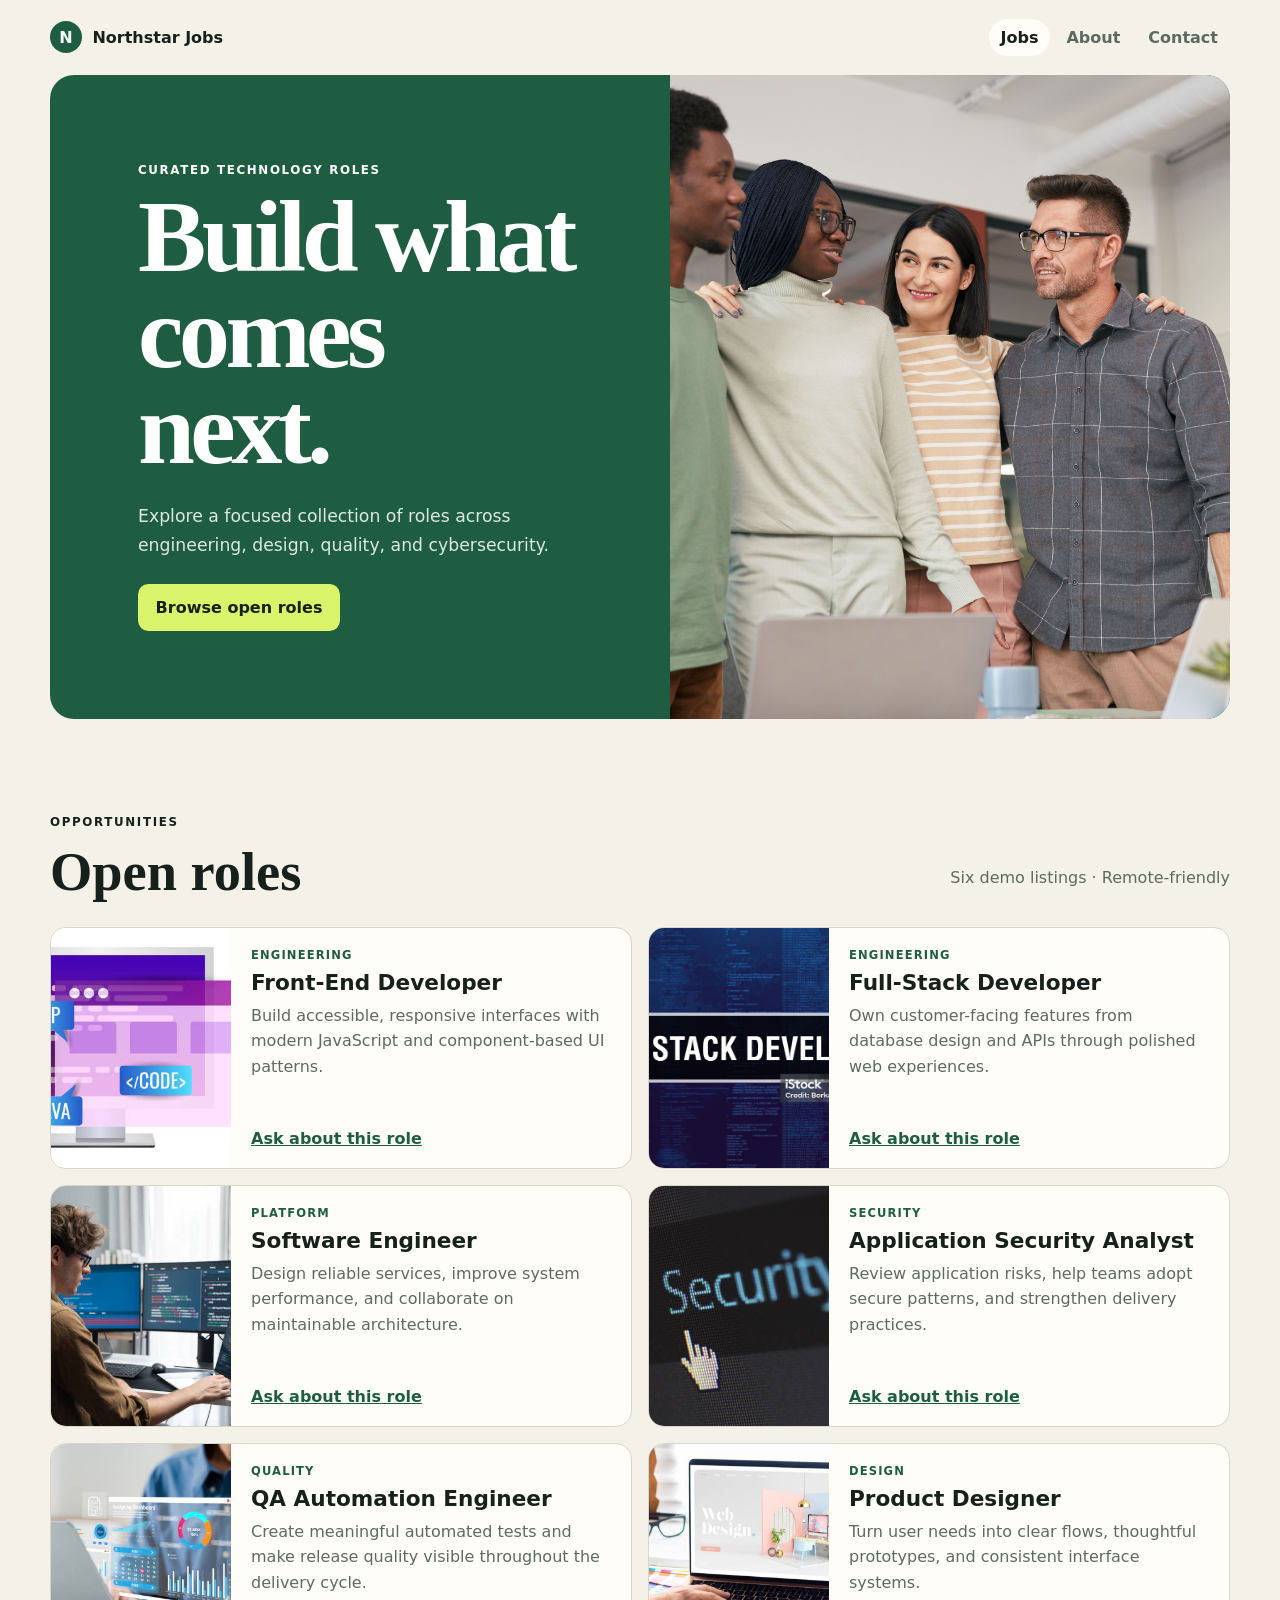
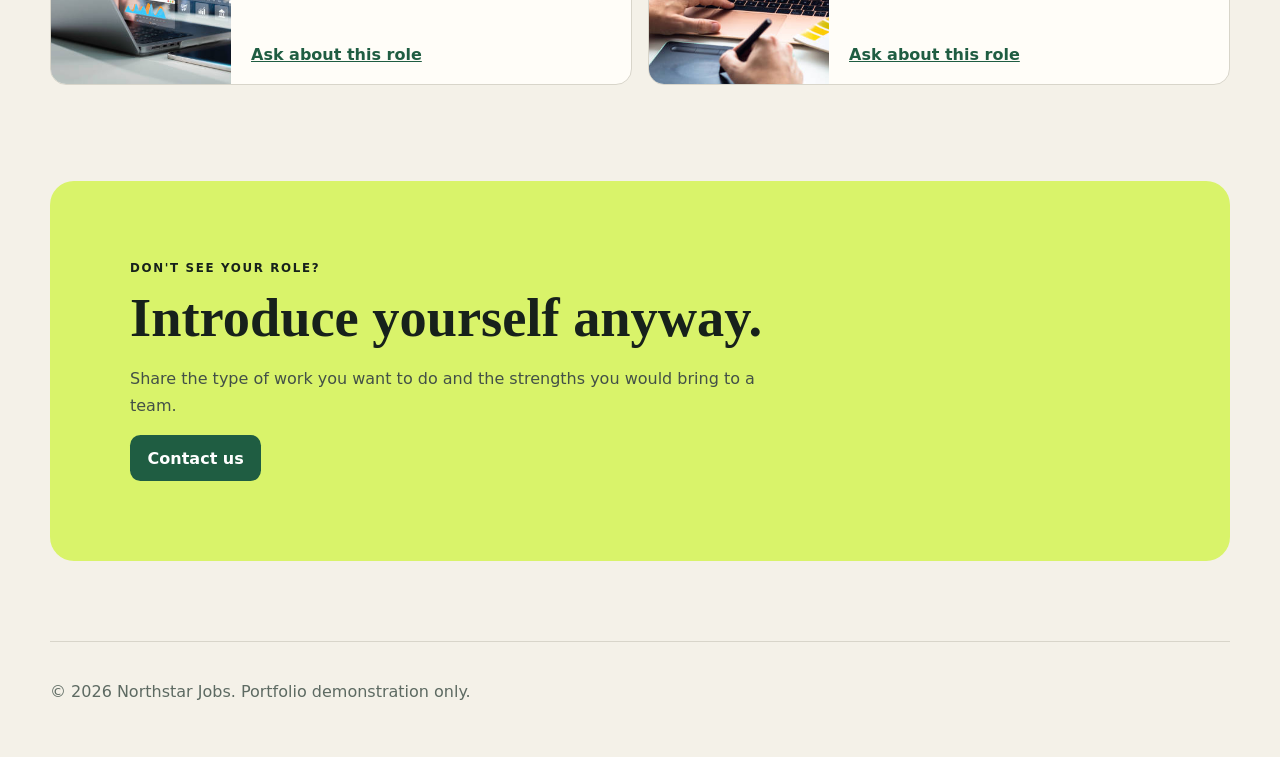
<file: index.html>
<!doctype html>
<html lang="en">
<head>
  <meta charset="utf-8">
  <meta name="viewport" content="width=device-width, initial-scale=1">
  <meta name="description" content="Northstar Jobs is a front-end job portal demo for discovering technology roles.">
  <title>Northstar Jobs — Find your next role</title>
  <link rel="icon" href="favicon.svg" type="image/svg+xml">
  <link rel="stylesheet" href="style.css">
  <script src="script.js" defer></script>
</head>
<body>
  <header class="site-header">
    <a class="brand" href="index.html" aria-label="Northstar Jobs home">
      <span class="brand-mark" aria-hidden="true">N</span>
      <span>Northstar Jobs</span>
    </a>
    <nav aria-label="Primary navigation">
      <a class="active" href="index.html" aria-current="page">Jobs</a>
      <a href="about.html">About</a>
      <a href="contact.html">Contact</a>
    </nav>
  </header>

  <main>
    <section class="hero">
      <div class="hero-copy">
        <p class="eyebrow">CURATED TECHNOLOGY ROLES</p>
        <h1>Build what comes next.</h1>
        <p>Explore a focused collection of roles across engineering, design, quality, and cybersecurity.</p>
        <a class="button" href="#open-roles">Browse open roles</a>
      </div>
      <img src="images/employees.jpg" alt="Colleagues collaborating around a table">
    </section>

    <section class="jobs-section" id="open-roles" aria-labelledby="open-roles-heading">
      <div class="section-heading">
        <div>
          <p class="eyebrow">OPPORTUNITIES</p>
          <h2 id="open-roles-heading">Open roles</h2>
        </div>
        <p>Six demo listings · Remote-friendly</p>
      </div>

      <div class="job-grid">
        <article class="job-card">
          <img src="images/frontEndDev.jpg" alt="">
          <div><span>Engineering</span><h3>Front-End Developer</h3><p>Build accessible, responsive interfaces with modern JavaScript and component-based UI patterns.</p><a href="contact.html?role=Front-End%20Developer">Ask about this role</a></div>
        </article>
        <article class="job-card">
          <img src="images/fullStackDev.jpg" alt="">
          <div><span>Engineering</span><h3>Full-Stack Developer</h3><p>Own customer-facing features from database design and APIs through polished web experiences.</p><a href="contact.html?role=Full-Stack%20Developer">Ask about this role</a></div>
        </article>
        <article class="job-card">
          <img src="images/softwareEngineer.jpg" alt="">
          <div><span>Platform</span><h3>Software Engineer</h3><p>Design reliable services, improve system performance, and collaborate on maintainable architecture.</p><a href="contact.html?role=Software%20Engineer">Ask about this role</a></div>
        </article>
        <article class="job-card">
          <img src="images/softwareSecurity.jpg" alt="">
          <div><span>Security</span><h3>Application Security Analyst</h3><p>Review application risks, help teams adopt secure patterns, and strengthen delivery practices.</p><a href="contact.html?role=Application%20Security%20Analyst">Ask about this role</a></div>
        </article>
        <article class="job-card">
          <img src="images/softwareTesting.jpg" alt="">
          <div><span>Quality</span><h3>QA Automation Engineer</h3><p>Create meaningful automated tests and make release quality visible throughout the delivery cycle.</p><a href="contact.html?role=QA%20Automation%20Engineer">Ask about this role</a></div>
        </article>
        <article class="job-card">
          <img src="images/webDesign.jpg" alt="">
          <div><span>Design</span><h3>Product Designer</h3><p>Turn user needs into clear flows, thoughtful prototypes, and consistent interface systems.</p><a href="contact.html?role=Product%20Designer">Ask about this role</a></div>
        </article>
      </div>
    </section>

    <section class="callout">
      <p class="eyebrow">DON'T SEE YOUR ROLE?</p>
      <h2>Introduce yourself anyway.</h2>
      <p>Share the type of work you want to do and the strengths you would bring to a team.</p>
      <a class="button secondary" href="contact.html">Contact us</a>
    </section>
  </main>

  <footer>
    <p>© <span data-current-year></span> Northstar Jobs. Portfolio demonstration only.</p>
  </footer>
</body>
</html>
</file>
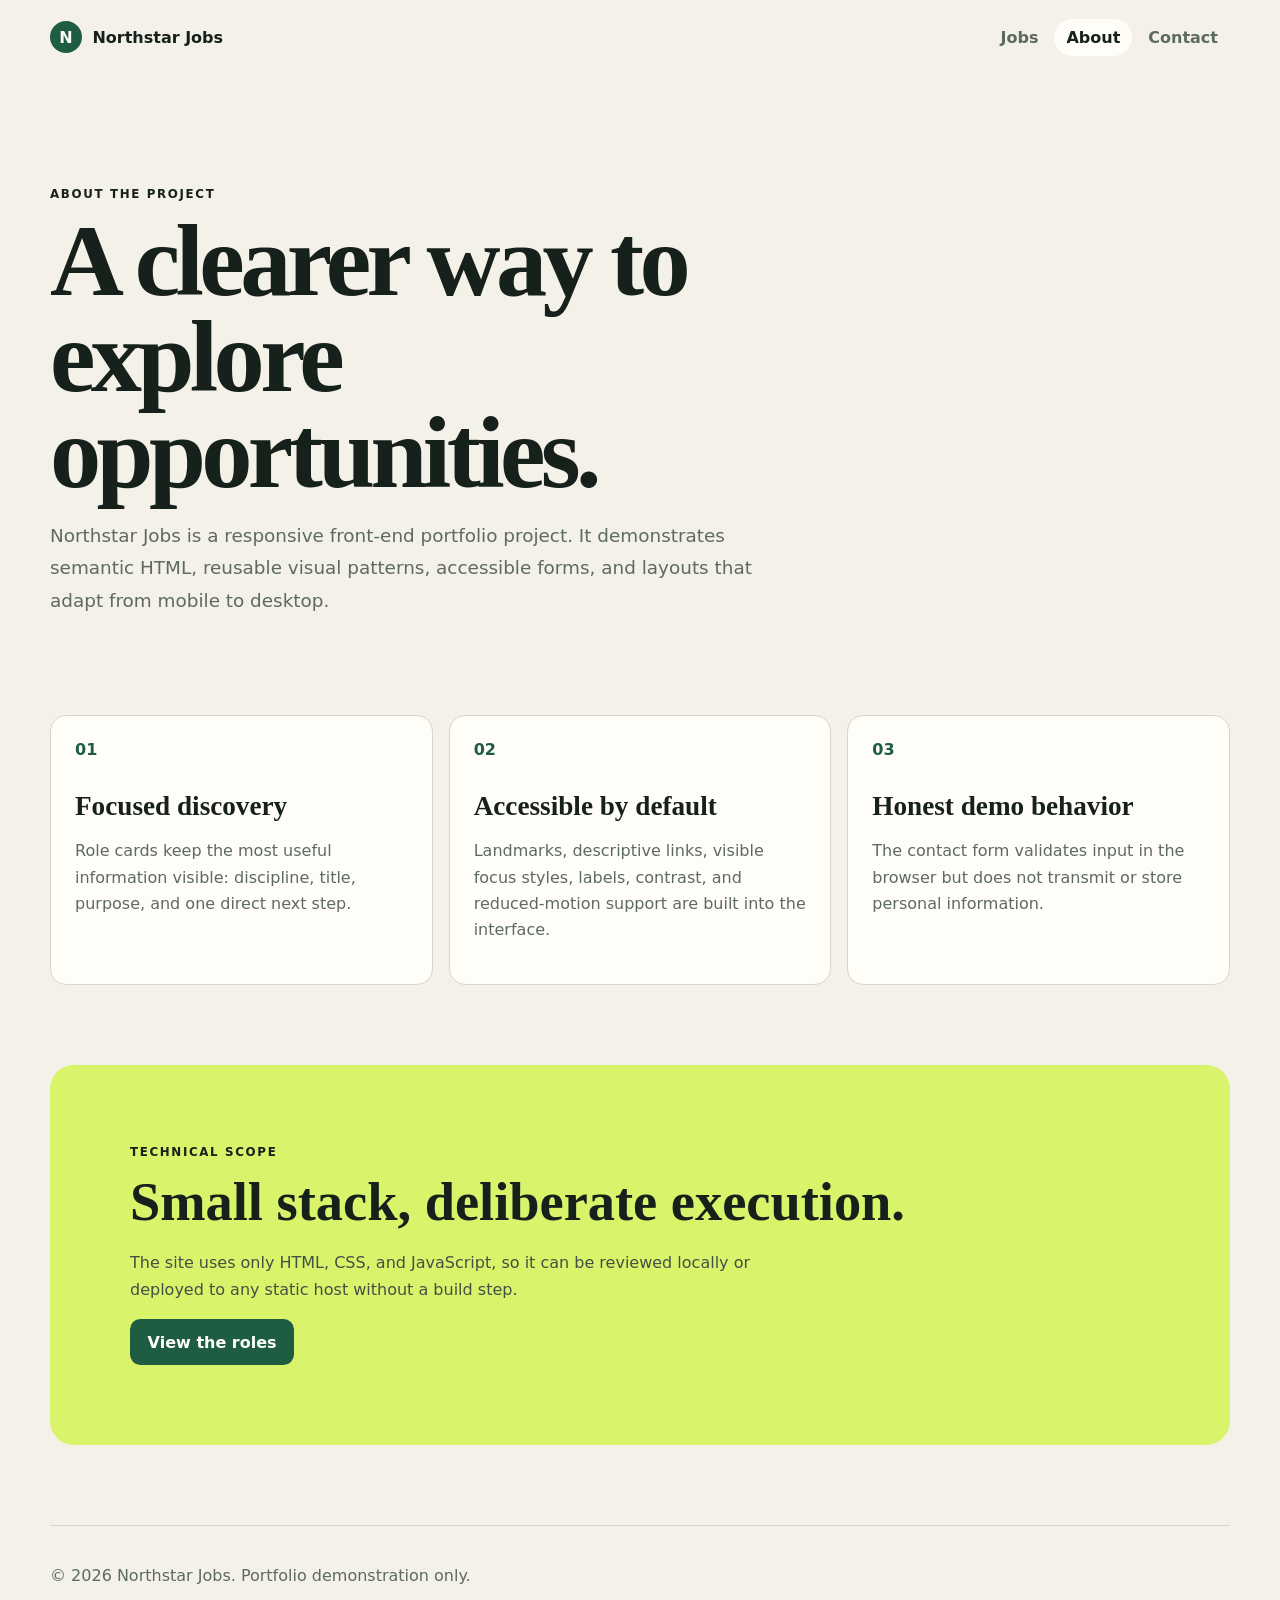
<file: about.html>
<!doctype html>
<html lang="en">
<head>
  <meta charset="utf-8">
  <meta name="viewport" content="width=device-width, initial-scale=1">
  <meta name="description" content="About the Northstar Jobs front-end portfolio demonstration.">
  <title>About — Northstar Jobs</title>
  <link rel="icon" href="favicon.svg" type="image/svg+xml">
  <link rel="stylesheet" href="style.css">
  <script src="script.js" defer></script>
</head>
<body>
  <header class="site-header">
    <a class="brand" href="index.html" aria-label="Northstar Jobs home">
      <span class="brand-mark" aria-hidden="true">N</span>
      <span>Northstar Jobs</span>
    </a>
    <nav aria-label="Primary navigation">
      <a href="index.html">Jobs</a>
      <a class="active" href="about.html" aria-current="page">About</a>
      <a href="contact.html">Contact</a>
    </nav>
  </header>

  <main>
    <section class="page-intro">
      <p class="eyebrow">ABOUT THE PROJECT</p>
      <h1>A clearer way to explore opportunities.</h1>
      <p>Northstar Jobs is a responsive front-end portfolio project. It demonstrates semantic HTML, reusable visual patterns, accessible forms, and layouts that adapt from mobile to desktop.</p>
    </section>

    <section class="about-grid">
      <article><span>01</span><h2>Focused discovery</h2><p>Role cards keep the most useful information visible: discipline, title, purpose, and one direct next step.</p></article>
      <article><span>02</span><h2>Accessible by default</h2><p>Landmarks, descriptive links, visible focus styles, labels, contrast, and reduced-motion support are built into the interface.</p></article>
      <article><span>03</span><h2>Honest demo behavior</h2><p>The contact form validates input in the browser but does not transmit or store personal information.</p></article>
    </section>

    <section class="callout">
      <p class="eyebrow">TECHNICAL SCOPE</p>
      <h2>Small stack, deliberate execution.</h2>
      <p>The site uses only HTML, CSS, and JavaScript, so it can be reviewed locally or deployed to any static host without a build step.</p>
      <a class="button secondary" href="index.html#open-roles">View the roles</a>
    </section>
  </main>

  <footer>
    <p>© <span data-current-year></span> Northstar Jobs. Portfolio demonstration only.</p>
  </footer>
</body>
</html>
</file>
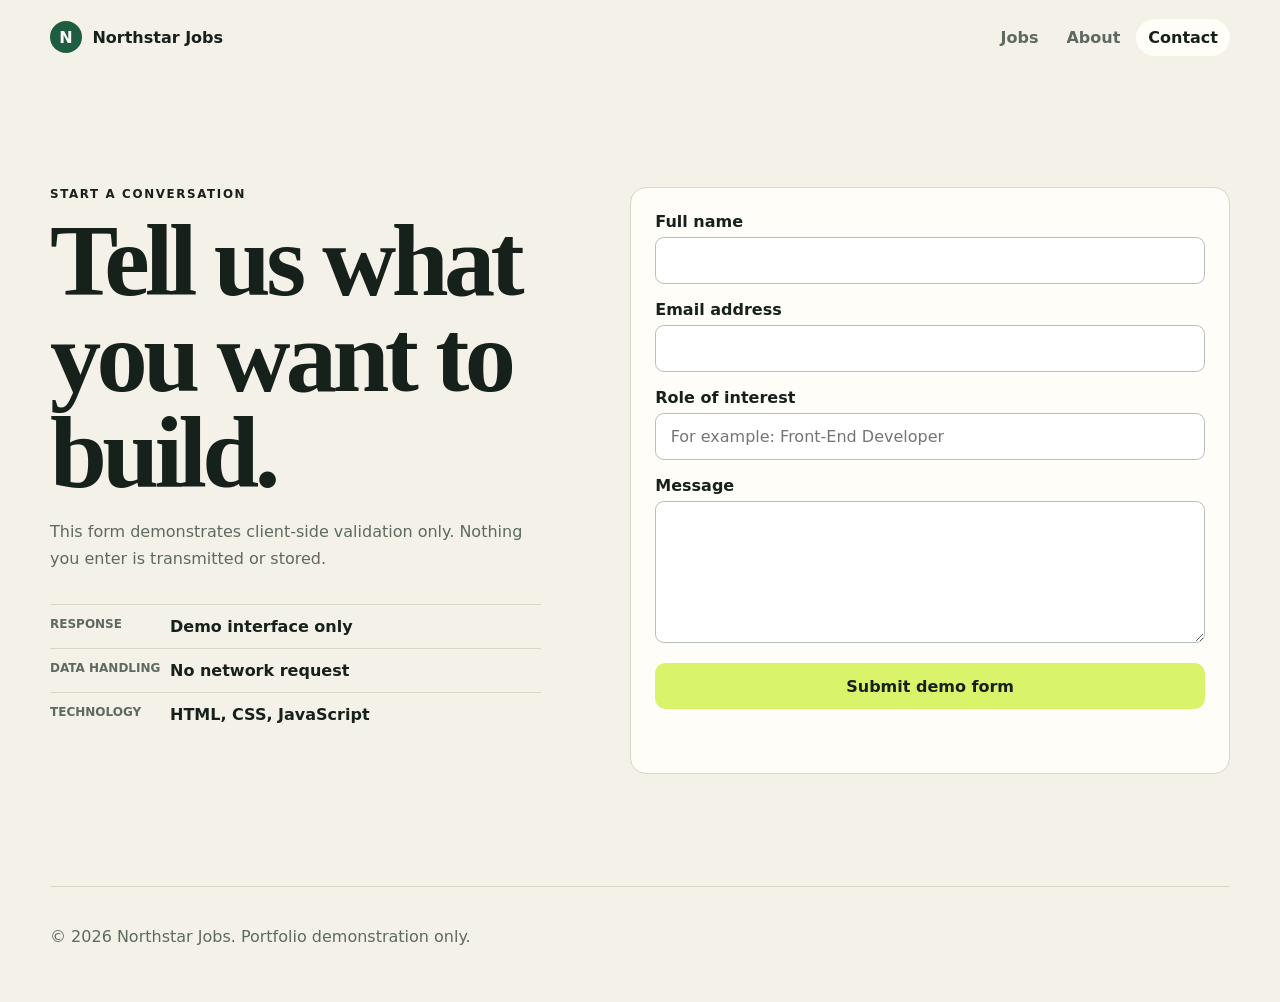
<file: contact.html>
<!doctype html>
<html lang="en">
<head>
  <meta charset="utf-8">
  <meta name="viewport" content="width=device-width, initial-scale=1">
  <meta name="description" content="Contact form demonstration for Northstar Jobs.">
  <title>Contact — Northstar Jobs</title>
  <link rel="icon" href="favicon.svg" type="image/svg+xml">
  <link rel="stylesheet" href="style.css">
  <script src="script.js" defer></script>
</head>
<body>
  <header class="site-header">
    <a class="brand" href="index.html" aria-label="Northstar Jobs home">
      <span class="brand-mark" aria-hidden="true">N</span>
      <span>Northstar Jobs</span>
    </a>
    <nav aria-label="Primary navigation">
      <a href="index.html">Jobs</a>
      <a href="about.html">About</a>
      <a class="active" href="contact.html" aria-current="page">Contact</a>
    </nav>
  </header>

  <main>
    <section class="contact-layout">
      <div class="contact-copy">
        <p class="eyebrow">START A CONVERSATION</p>
        <h1>Tell us what you want to build.</h1>
        <p>This form demonstrates client-side validation only. Nothing you enter is transmitted or stored.</p>
        <dl>
          <div><dt>Response</dt><dd>Demo interface only</dd></div>
          <div><dt>Data handling</dt><dd>No network request</dd></div>
          <div><dt>Technology</dt><dd>HTML, CSS, JavaScript</dd></div>
        </dl>
      </div>

      <form id="contact-form" class="contact-form">
        <div>
          <label for="full-name">Full name</label>
          <input id="full-name" name="fullName" type="text" autocomplete="name" minlength="2" maxlength="80" required>
        </div>
        <div>
          <label for="email">Email address</label>
          <input id="email" name="email" type="email" autocomplete="email" maxlength="150" required>
        </div>
        <div>
          <label for="role">Role of interest</label>
          <input id="role" name="role" type="text" maxlength="100" placeholder="For example: Front-End Developer">
        </div>
        <div>
          <label for="message">Message</label>
          <textarea id="message" name="message" rows="6" minlength="10" maxlength="1000" required></textarea>
        </div>
        <button class="button" type="submit">Submit demo form</button>
        <p id="form-status" class="form-status" role="status" aria-live="polite"></p>
      </form>
    </section>
  </main>

  <footer>
    <p>© <span data-current-year></span> Northstar Jobs. Portfolio demonstration only.</p>
  </footer>
</body>
</html>
</file>
<file: style.css>
:root {
  color-scheme: light;
  --ink: #17211b;
  --muted: #5d6a62;
  --paper: #f4f1e8;
  --surface: #fffdf8;
  --line: #d8d5ca;
  --green: #1f5d42;
  --lime: #d9f36a;
  font-family: Inter, ui-sans-serif, system-ui, -apple-system, BlinkMacSystemFont, "Segoe UI", sans-serif;
}

* { box-sizing: border-box; }
html { scroll-behavior: smooth; }
body { margin: 0; min-width: 320px; color: var(--ink); background: var(--paper); }
img { display: block; max-width: 100%; }
a { color: inherit; }
button, input, textarea { font: inherit; }

.site-header {
  display: flex;
  justify-content: space-between;
  align-items: center;
  width: min(1180px, calc(100% - 2rem));
  margin: 0 auto;
  padding: 1.2rem 0;
}

.brand { display: inline-flex; gap: .65rem; align-items: center; font-weight: 900; text-decoration: none; }
.brand-mark { display: grid; width: 2rem; height: 2rem; place-items: center; border-radius: 50%; color: #fff; background: var(--green); }
nav { display: flex; gap: .25rem; }
nav a { padding: .55rem .75rem; border-radius: 999px; color: var(--muted); font-weight: 700; text-decoration: none; }
nav a:hover, nav a.active { color: var(--ink); background: var(--surface); }

main { width: min(1180px, calc(100% - 2rem)); margin: 0 auto; }
.hero {
  display: grid;
  grid-template-columns: 1.05fr .95fr;
  min-height: 600px;
  overflow: hidden;
  border-radius: 1.5rem;
  background: var(--green);
}
.hero-copy { display: flex; flex-direction: column; justify-content: center; align-items: flex-start; padding: clamp(2rem, 7vw, 5.5rem); color: #fff; }
.eyebrow { margin: 0 0 .75rem; color: inherit; font-size: .74rem; font-weight: 900; letter-spacing: .14em; }
h1, h2, h3, p { overflow-wrap: break-word; }
h1 { max-width: 11ch; margin: 0; font-family: Georgia, serif; font-size: clamp(3rem, 8vw, 6.5rem); line-height: .94; letter-spacing: -.045em; }
.hero-copy > p:not(.eyebrow) { max-width: 52ch; margin: 1.5rem 0; color: #dce8e1; font-size: 1.08rem; line-height: 1.7; }
.hero > img { width: 100%; height: 100%; object-fit: cover; }

.button {
  display: inline-flex;
  justify-content: center;
  padding: .85rem 1.1rem;
  border: 0;
  border-radius: .65rem;
  color: var(--ink);
  background: var(--lime);
  font-weight: 900;
  text-decoration: none;
  cursor: pointer;
}
.button:hover { transform: translateY(-1px); }
.button.secondary { color: #fff; background: var(--green); }

.jobs-section { padding: 6rem 0; }
.section-heading { display: flex; justify-content: space-between; gap: 2rem; align-items: end; margin-bottom: 1.5rem; }
.section-heading h2, .callout h2, .about-grid h2 { margin: 0; font-family: Georgia, serif; font-size: clamp(2rem, 5vw, 3.4rem); }
.section-heading > p { color: var(--muted); }
.job-grid { display: grid; grid-template-columns: repeat(2, 1fr); gap: 1rem; }
.job-card { display: grid; grid-template-columns: 180px 1fr; overflow: hidden; border: 1px solid var(--line); border-radius: 1rem; background: var(--surface); }
.job-card img { width: 100%; height: 100%; min-height: 240px; object-fit: cover; }
.job-card div { display: flex; flex-direction: column; align-items: flex-start; padding: 1.25rem; }
.job-card span { color: var(--green); font-size: .72rem; font-weight: 900; text-transform: uppercase; letter-spacing: .1em; }
.job-card h3 { margin: .5rem 0; font-size: 1.35rem; }
.job-card p { margin: 0 0 1rem; color: var(--muted); line-height: 1.6; }
.job-card a { margin-top: auto; color: var(--green); font-weight: 900; }

.callout { margin-bottom: 5rem; padding: clamp(2rem, 7vw, 5rem); border-radius: 1.5rem; background: var(--lime); }
.callout > p:not(.eyebrow) { max-width: 62ch; color: #435047; line-height: 1.7; }

.page-intro { padding: 7rem 0 5rem; }
.page-intro h1 { max-width: 13ch; }
.page-intro > p:last-child { max-width: 62ch; color: var(--muted); font-size: 1.15rem; line-height: 1.75; }
.about-grid { display: grid; grid-template-columns: repeat(3, 1fr); gap: 1rem; padding-bottom: 5rem; }
.about-grid article { padding: 1.5rem; border: 1px solid var(--line); border-radius: 1rem; background: var(--surface); }
.about-grid span { color: var(--green); font-weight: 900; }
.about-grid h2 { margin-top: 2rem; font-size: 1.7rem; }
.about-grid p { color: var(--muted); line-height: 1.65; }

.contact-layout { display: grid; grid-template-columns: .9fr 1.1fr; gap: clamp(2rem, 7vw, 6rem); padding: 7rem 0; }
.contact-copy h1 { max-width: 10ch; }
.contact-copy > p:not(.eyebrow) { max-width: 50ch; color: var(--muted); line-height: 1.7; }
dl { margin-top: 2rem; }
dl div { display: grid; grid-template-columns: 120px 1fr; padding: .75rem 0; border-top: 1px solid var(--line); }
dt { color: var(--muted); font-size: .75rem; font-weight: 900; text-transform: uppercase; }
dd { margin: 0; font-weight: 700; }
.contact-form { display: grid; gap: 1rem; padding: 1.5rem; border: 1px solid var(--line); border-radius: 1rem; background: var(--surface); }
.contact-form label { display: block; margin-bottom: .4rem; font-weight: 800; }
.contact-form input, .contact-form textarea { width: 100%; padding: .8rem .9rem; border: 1px solid #b9beb8; border-radius: .55rem; background: #fff; }
.contact-form textarea { resize: vertical; }
.form-status { min-height: 1.5rem; margin: 0; color: var(--green); font-weight: 800; }

footer { width: min(1180px, calc(100% - 2rem)); margin: 0 auto; padding: 1.5rem 0 2.5rem; border-top: 1px solid var(--line); color: var(--muted); }

:focus-visible { outline: 3px solid #e09932; outline-offset: 3px; }

@media (max-width: 900px) {
  .hero, .contact-layout { grid-template-columns: 1fr; }
  .hero > img { max-height: 360px; }
  .job-grid, .about-grid { grid-template-columns: 1fr; }
}

@media (max-width: 620px) {
  .site-header, .section-heading { align-items: flex-start; flex-direction: column; }
  .site-header { gap: 1rem; }
  nav { width: 100%; }
  nav a { flex: 1; text-align: center; }
  .hero { min-height: auto; }
  .hero-copy { padding: 2rem 1.35rem; }
  .job-card { grid-template-columns: 1fr; }
  .job-card img { height: 210px; min-height: 0; }
  .page-intro, .contact-layout { padding-top: 4rem; }
}

@media (prefers-reduced-motion: reduce) {
  html { scroll-behavior: auto; }
  *, *::before, *::after { transition-duration: .01ms !important; }
}
</file>
